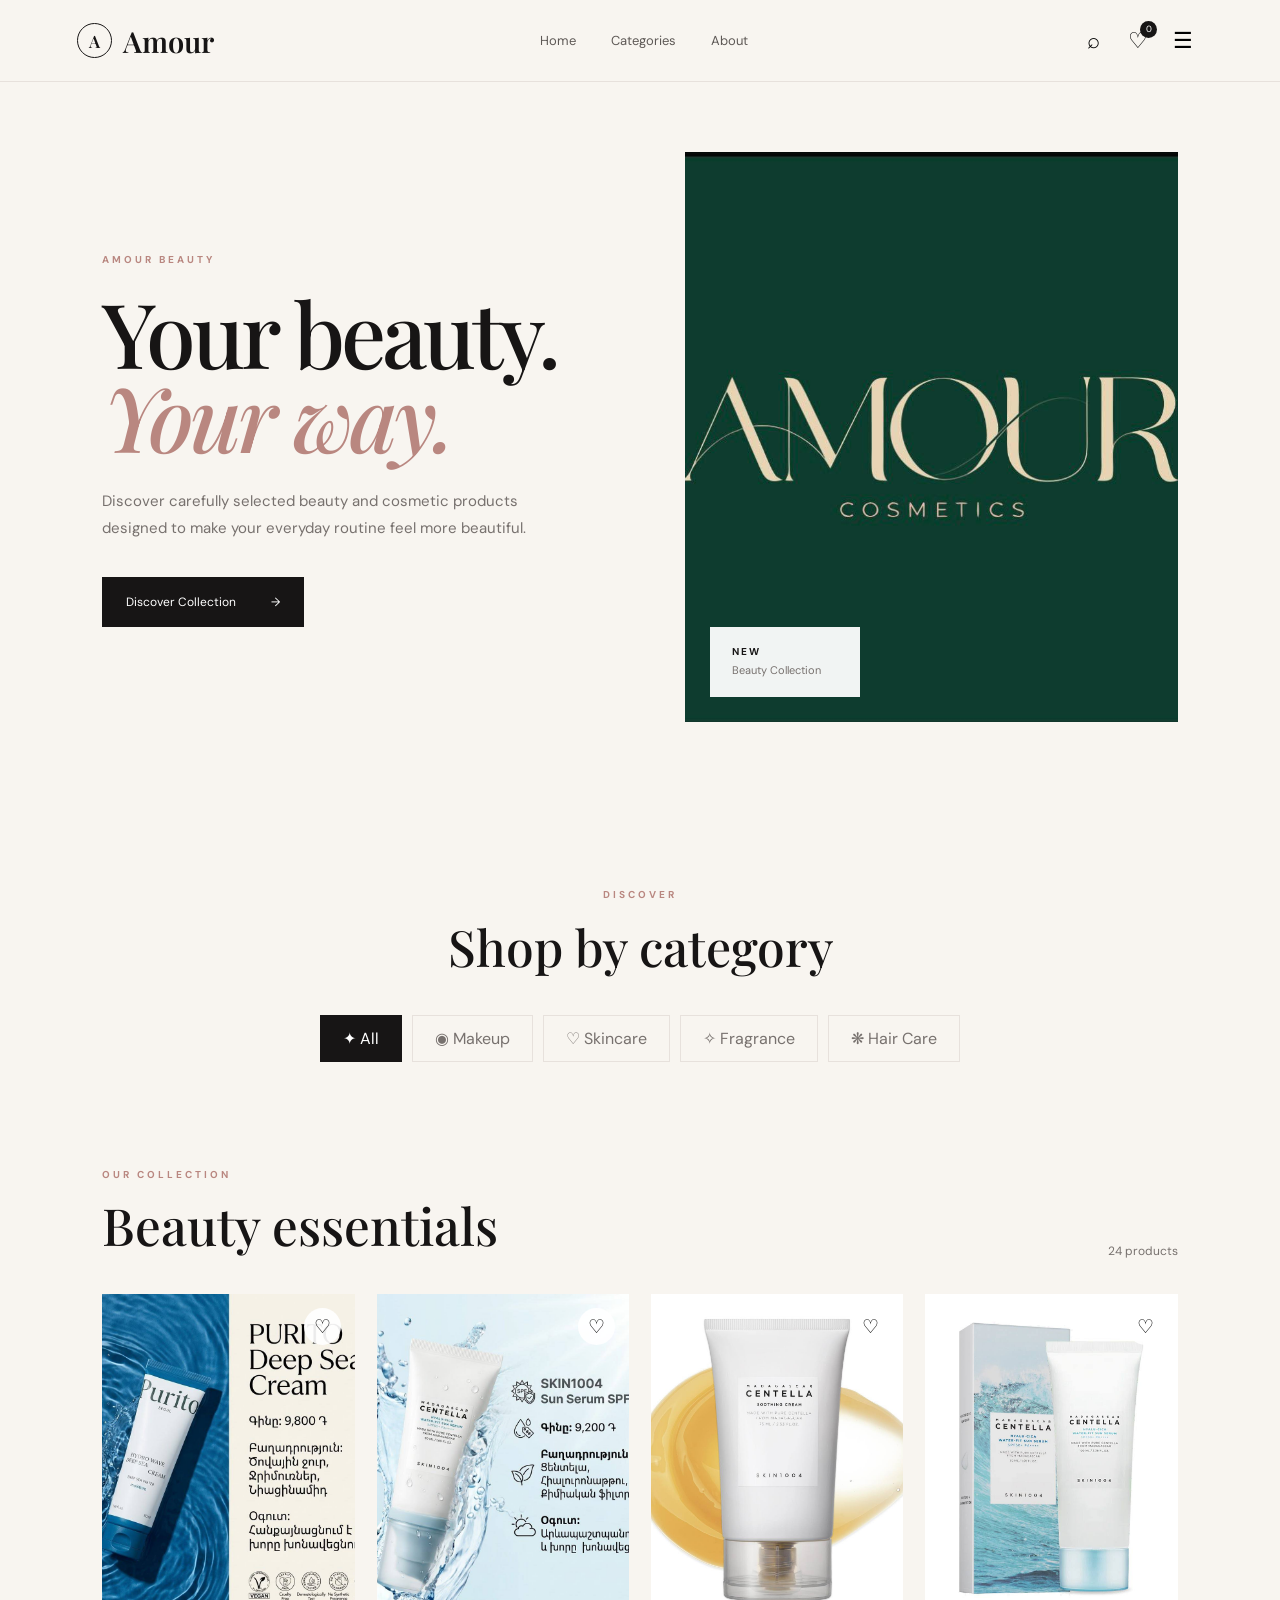
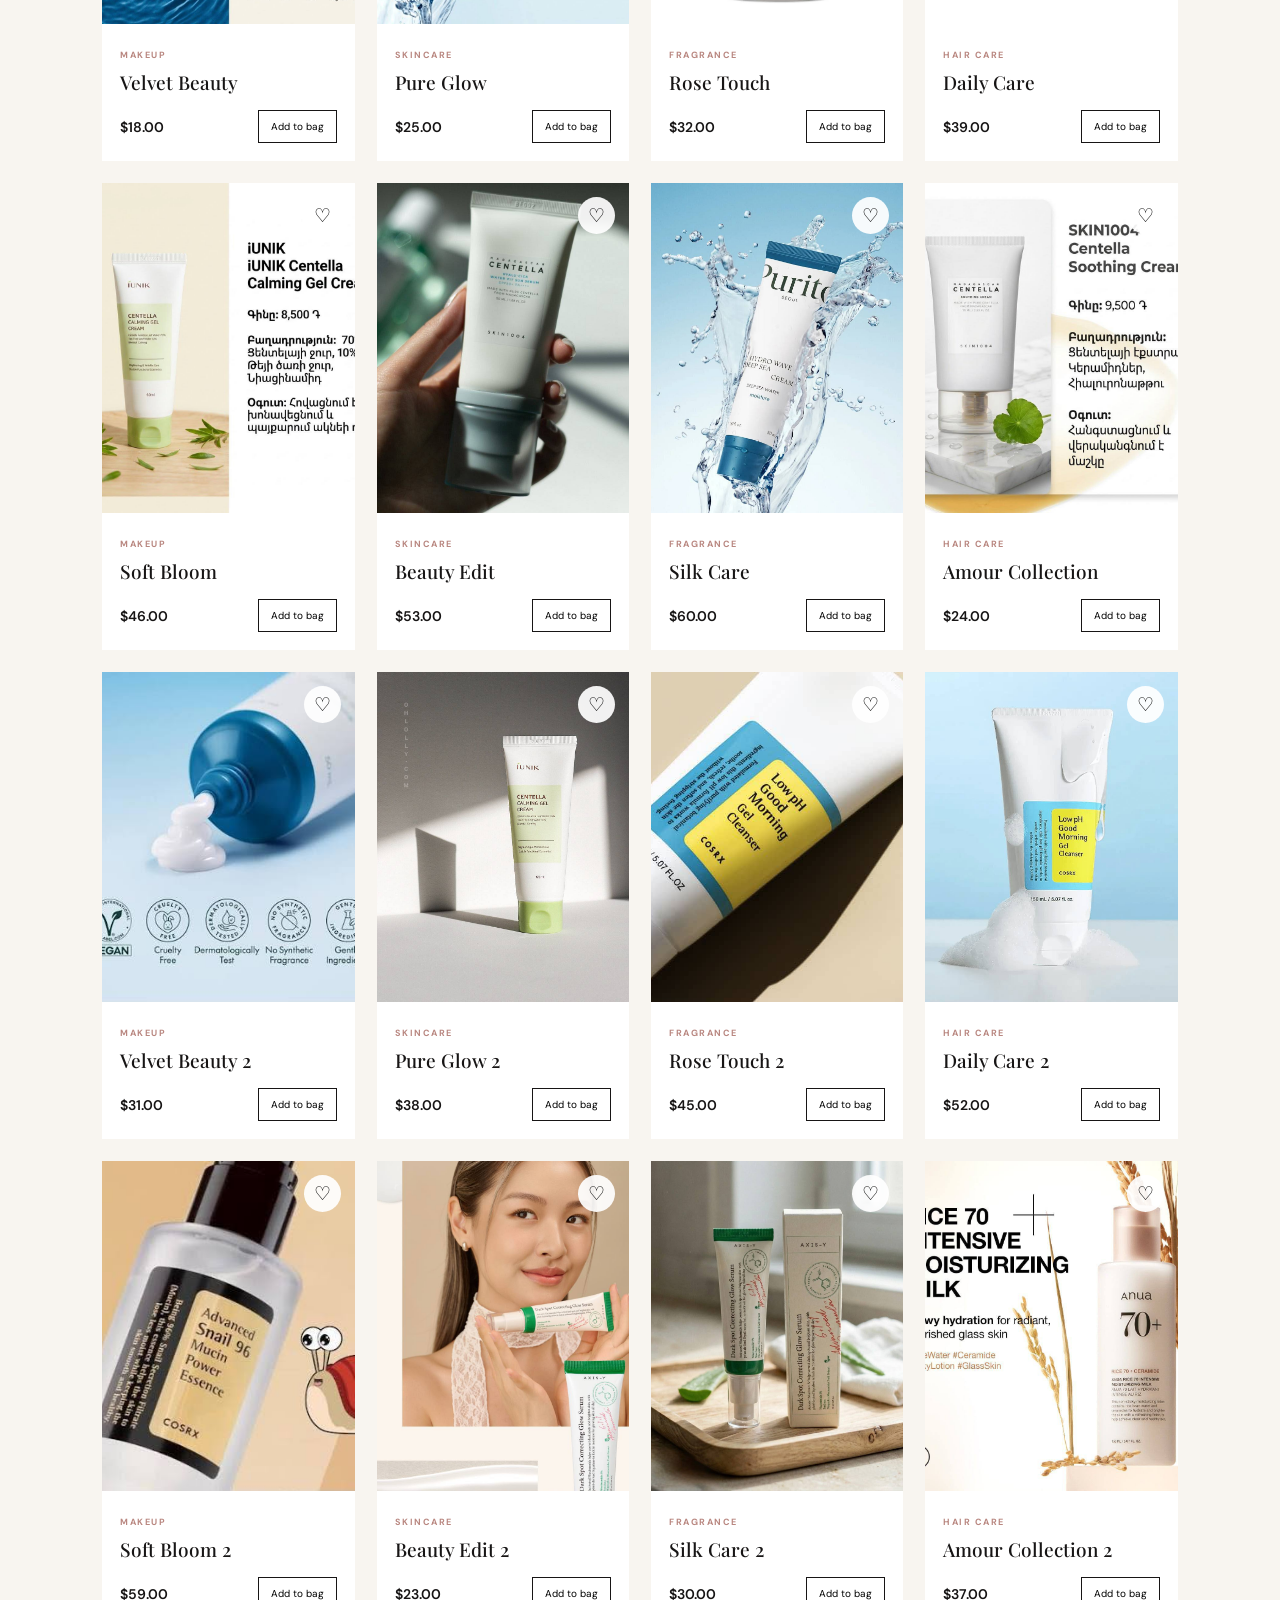
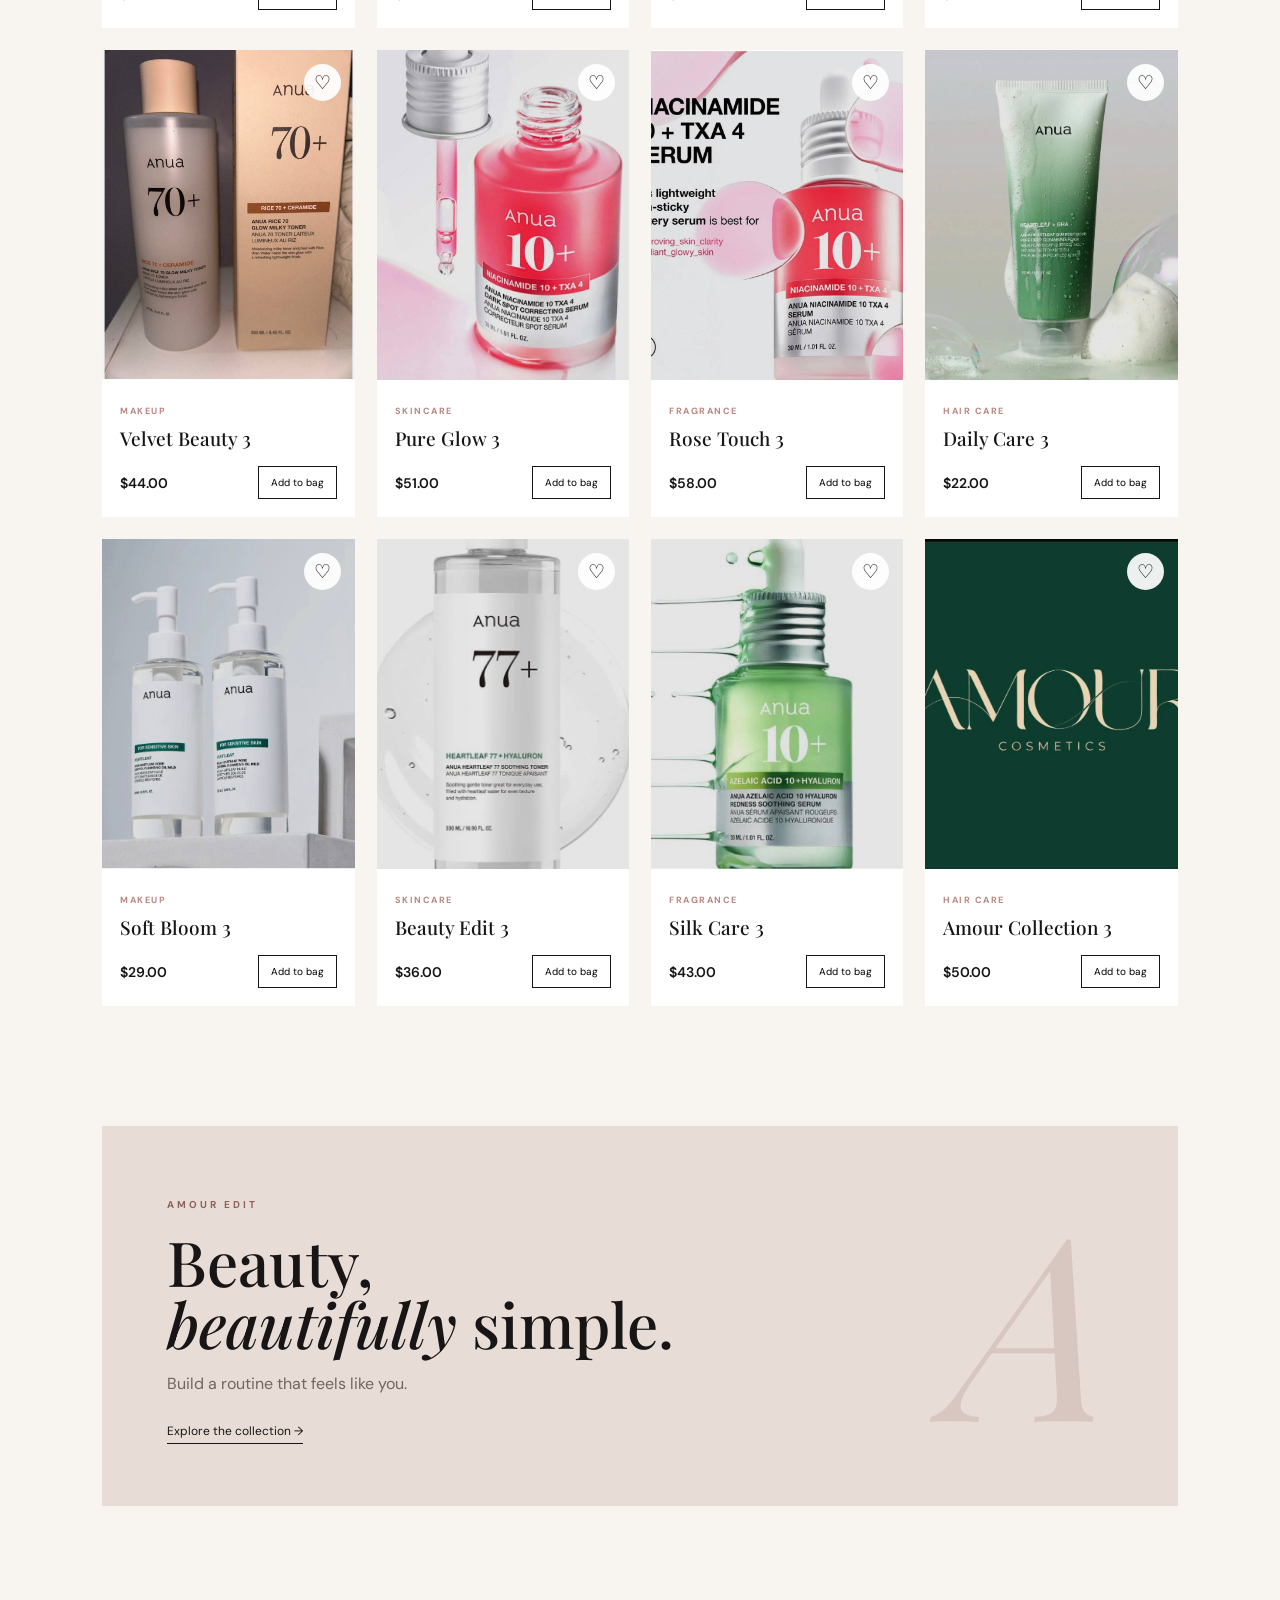
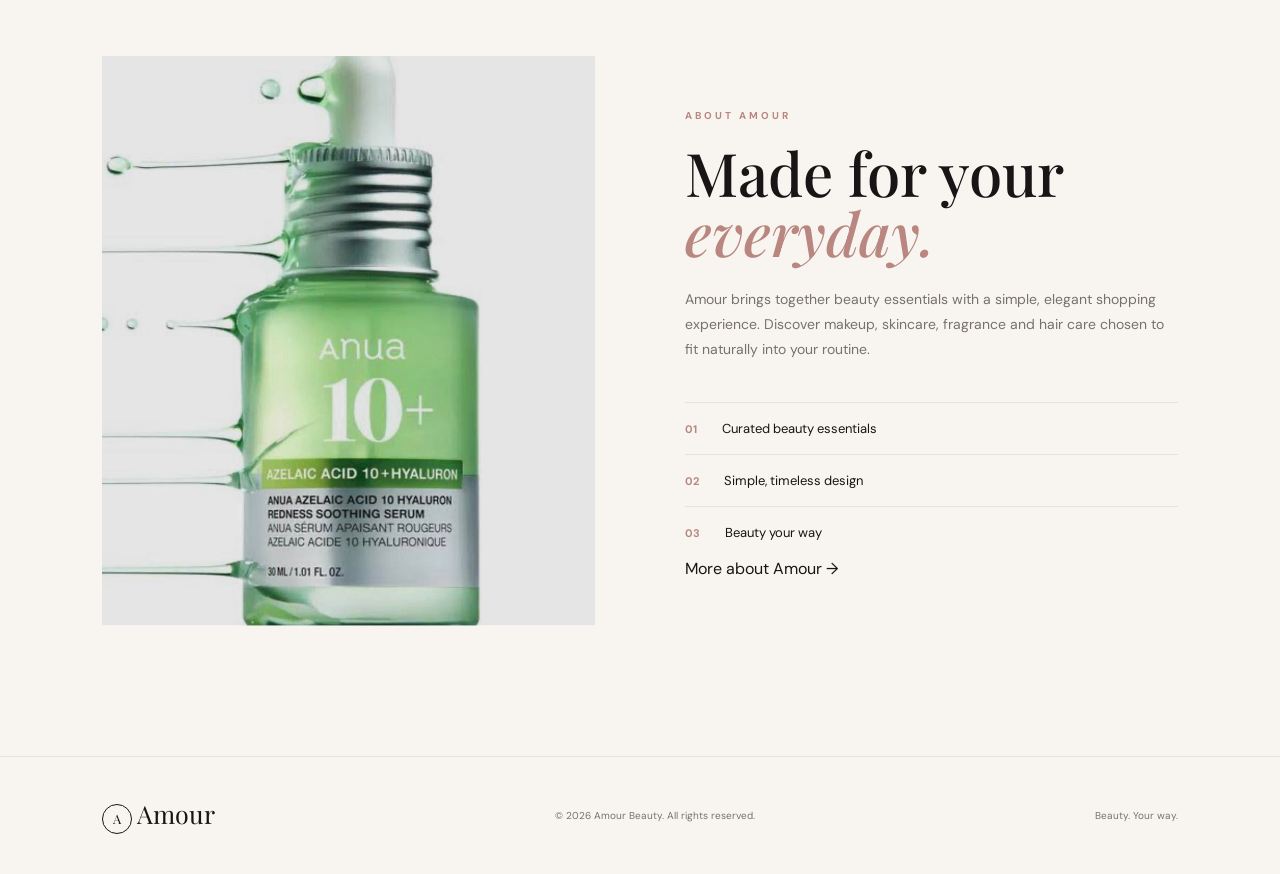
<file: index.html>
<!DOCTYPE html>
<html lang="en">
<head>
<meta charset="UTF-8">
<meta name="viewport" content="width=device-width, initial-scale=1.0">
<meta name="description" content="Amour Beauty — carefully selected beauty and cosmetic products.">
<title>Amour — Beauty & Cosmetics</title>
<link rel="preconnect" href="https://fonts.googleapis.com">
<link rel="preconnect" href="https://fonts.gstatic.com" crossorigin>
<link href="https://fonts.googleapis.com/css2?family=DM+Sans:wght@400;500;600;700&family=Playfair+Display:ital,wght@0,500;0,600;0,700;1,500;1,600&display=swap" rel="stylesheet">
<link rel="stylesheet" href="style.css?v=8">
</head>
<body>
<header class="header">
  <a class="logo" href="#home" aria-label="Amour home"><span class="logo-mark">A</span><span>Amour</span></a>
  <nav class="nav" id="nav" aria-label="Main navigation">
    <a href="#home">Home</a>
    <a href="#categories">Categories</a>
    <a href="about.html">About</a>
  </nav>
  <div class="header-actions">
    <button id="searchBtn" aria-label="Search" type="button">⌕</button>
    <button id="cartBtn" class="cart-button" aria-label="Open bag" type="button">♡<span id="cartCount">0</span></button>
    <button id="menuBtn" class="menu-btn" aria-label="Open menu" type="button">☰</button>
  </div>
</header>

<main>
<section class="hero" id="home">
  <div class="hero-text">
    <span class="eyebrow">AMOUR BEAUTY</span>
    <h1>Your beauty.<em>Your way.</em></h1>
    <p>Discover carefully selected beauty and cosmetic products designed to make your everyday routine feel more beautiful.</p>
    <a class="hero-btn" href="#products-section">Discover Collection <span>→</span></a>
  </div>
  <div class="hero-image">
    <img src="photo_2026-08-24_14-49-03.jpg" alt="Amour Beauty collection" onerror="this.style.display='none';this.parentElement.classList.add('image-missing')">
    <div class="hero-badge"><strong>NEW</strong><span>Beauty Collection</span></div>
  </div>
</section>

<section class="categories" id="categories">
  <div class="section-title"><span>DISCOVER</span><h2>Shop by category</h2></div>
  <div class="category-list">
    <button class="category active" data-category="all" type="button">✦ All</button>
    <button class="category" data-category="makeup" type="button">◉ Makeup</button>
    <button class="category" data-category="skincare" type="button">♡ Skincare</button>
    <button class="category" data-category="fragrance" type="button">✧ Fragrance</button>
    <button class="category" data-category="hair" type="button">❋ Hair Care</button>
  </div>
</section>

<section class="shop" id="products-section">
  <div class="shop-heading">
    <div><span class="section-label">OUR COLLECTION</span><h2>Beauty essentials</h2></div>
    <div class="product-count"><span id="productCount">24</span> products</div>
  </div>
  <div class="products" id="products" aria-live="polite"></div>
</section>

<section class="promo">
  <div><span>AMOUR EDIT</span><h2>Beauty,<br><em>beautifully</em> simple.</h2><p>Build a routine that feels like you.</p><a href="#products-section">Explore the collection →</a></div>
  <div class="promo-symbol">A</div>
</section>

<section class="about" id="about">
  <div class="about-image"><img src="photo_2026-08-24_14-43-19 (2).jpg" alt="Amour beauty products" loading="lazy"></div>
  <div class="about-text">
    <span class="section-label">ABOUT AMOUR</span>
    <h2>Made for your <em>everyday.</em></h2>
    <p>Amour brings together beauty essentials with a simple, elegant shopping experience. Discover makeup, skincare, fragrance and hair care chosen to fit naturally into your routine.</p>
    <div class="about-items">
      <div><strong>01</strong><span>Curated beauty essentials</span></div>
      <div><strong>02</strong><span>Simple, timeless design</span></div>
      <div><strong>03</strong><span>Beauty your way</span></div>
    </div>
    <a class="about-link" href="about.html">More about Amour →</a>
  </div>
</section>
</main>

<footer><div class="footer-logo"><span>A</span> Amour</div><small>© <span id="year"></span> Amour Beauty. All rights reserved.</small><small>Beauty. Your way.</small></footer>

<div class="cart-overlay" id="cartOverlay" aria-hidden="true">
  <aside class="cart" role="dialog" aria-modal="true" aria-label="Shopping bag">
    <div class="cart-header"><h2>Your bag</h2><button id="closeCart" type="button" aria-label="Close bag">×</button></div>
    <div class="cart-items" id="cartItems"></div>
    <div class="cart-footer"><div><span>Total</span><strong id="cartTotal">$0.00</strong></div><button class="checkout" type="button" id="checkoutBtn">Checkout</button></div>
  </aside>
</div>

<div class="search-box" id="searchBox" aria-hidden="true">
  <div class="search-inner"><button id="closeSearch" type="button" aria-label="Close search">×</button><input id="searchInput" type="search" placeholder="Search beauty..." autocomplete="off" aria-label="Search products"></div>
</div>
<script src="script.js?v=8"></script>
</body>
</html>
</file>
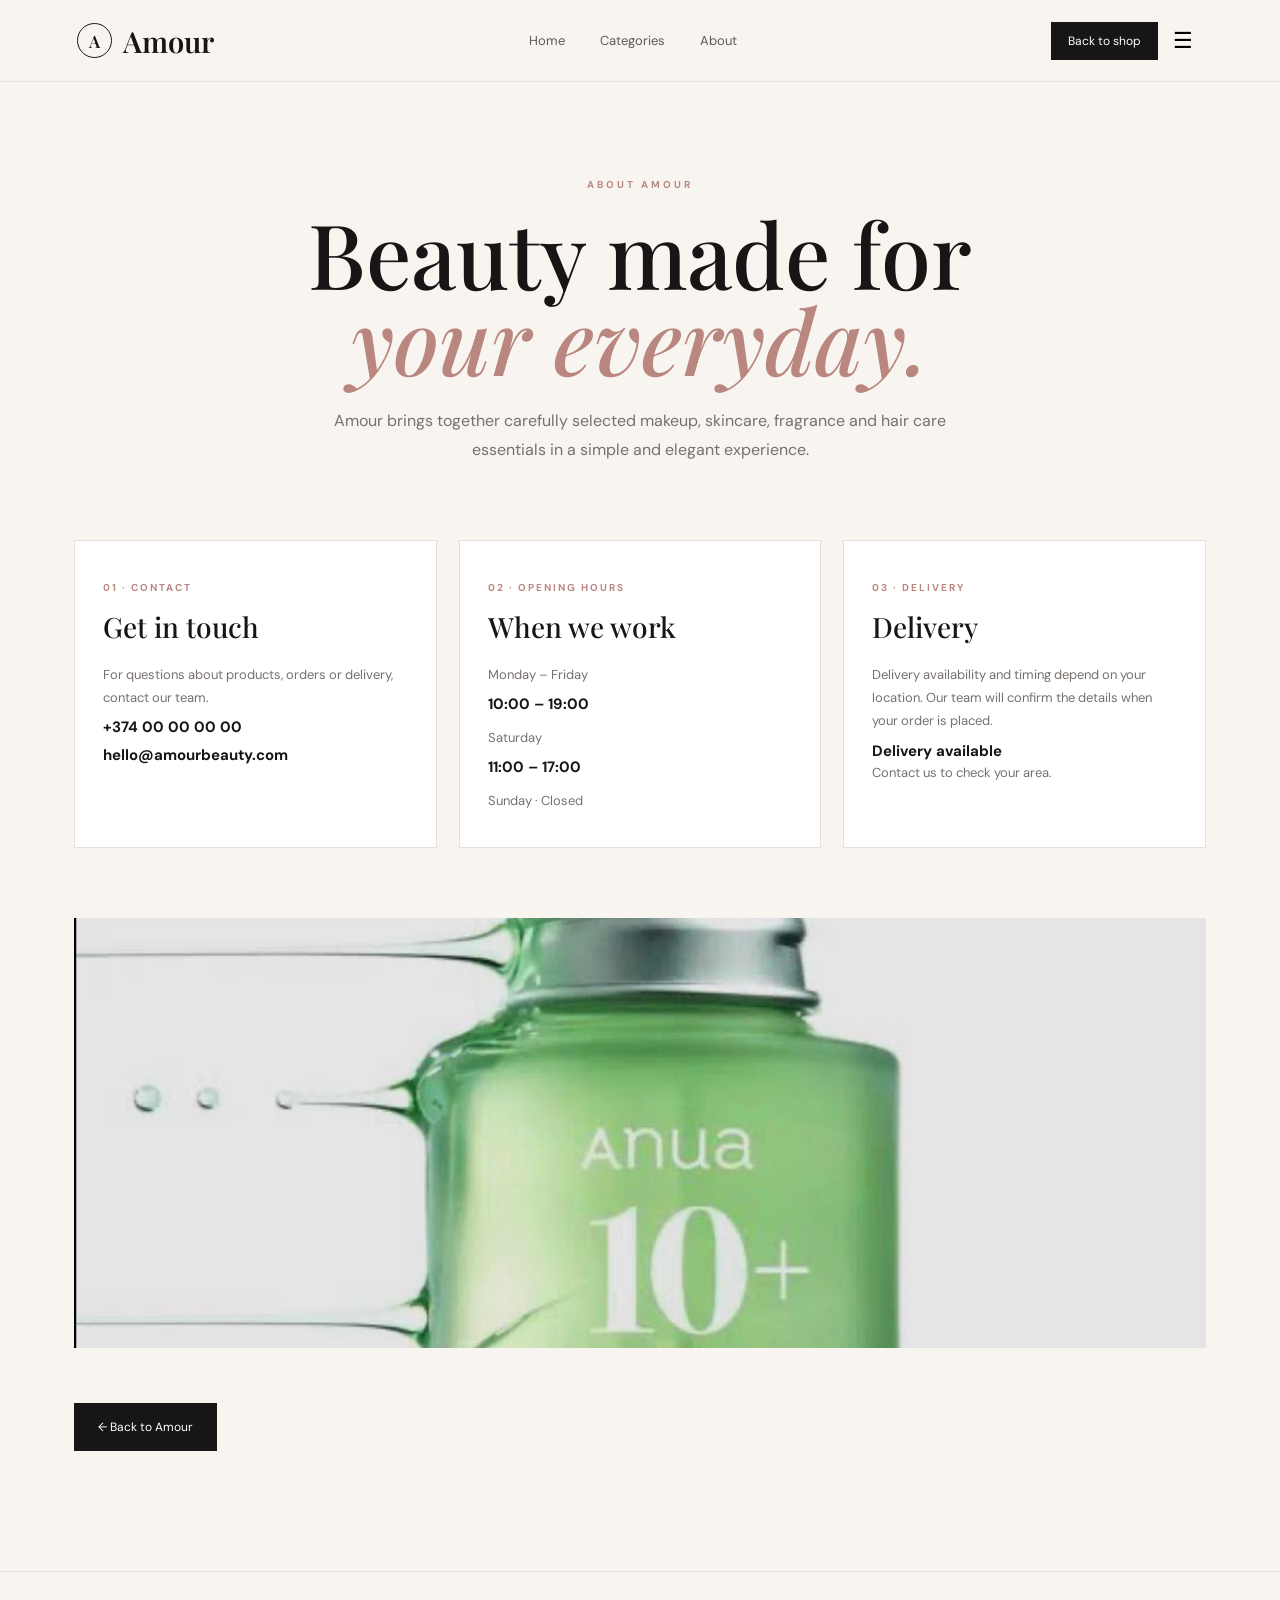
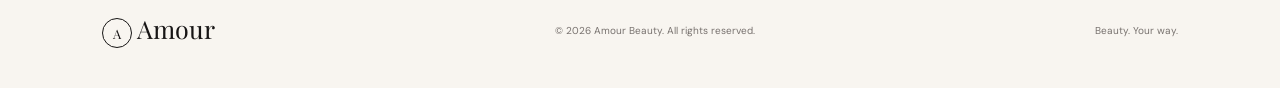
<file: about.html>
<!DOCTYPE html>
<html lang="en">
<head>
<meta charset="UTF-8">
<meta name="viewport" content="width=device-width, initial-scale=1.0">
<meta name="description" content="About Amour Beauty — contact, opening hours and delivery information.">
<title>About — Amour Beauty</title>
<link rel="preconnect" href="https://fonts.googleapis.com">
<link rel="preconnect" href="https://fonts.gstatic.com" crossorigin>
<link href="https://fonts.googleapis.com/css2?family=DM+Sans:wght@400;500;600;700&family=Playfair+Display:ital,wght@0,500;0,600;0,700;1,500;1,600&display=swap" rel="stylesheet">
<link rel="stylesheet" href="style.css?v=7">
<style>
.about-page{max-width:1180px;margin:0 auto;padding:90px 24px 120px}.about-hero{text-align:center;max-width:760px;margin:0 auto 75px}.about-hero h1{font-family:"Playfair Display",serif;font-size:clamp(55px,8vw,90px);font-weight:500;line-height:.95;margin:18px 0 25px}.about-hero h1 em{color:var(--rose)}.about-hero p{color:var(--gray);line-height:1.8;max-width:650px;margin:auto}.info-grid{display:grid;grid-template-columns:repeat(3,1fr);gap:22px}.info-card{background:#fff;padding:34px 28px;min-height:220px;border:1px solid var(--line)}.info-card .number{color:var(--rose);font-size:10px;font-weight:700;letter-spacing:2px}.info-card h2{font-family:"Playfair Display",serif;font-size:28px;font-weight:500;margin:12px 0 18px}.info-card p{color:var(--gray);font-size:13px;line-height:1.8}.info-card strong{display:block;color:var(--black);font-size:15px;margin-top:8px}.back-home{display:inline-flex;margin-top:55px;background:var(--black);color:#fff;padding:16px 24px;font-size:12px}.about-photo{margin-top:70px;height:430px;overflow:hidden;background:var(--soft)}.about-photo img{width:100%;height:100%;object-fit:cover;display:block}@media(max-width:800px){.about-page{padding:60px 20px 80px}.info-grid{grid-template-columns:1fr}.about-photo{height:90vw;max-height:500px}}
</style>
</head>
<body>
<header class="header">
  <a class="logo" href="index.html" aria-label="Amour home"><span class="logo-mark">A</span><span>Amour</span></a>
  <nav class="nav" id="nav" aria-label="Main navigation">
    <a href="index.html">Home</a><a href="index.html#categories">Categories</a><a href="about.html">About</a>
  </nav>
  <div class="header-actions"><a class="hero-btn" href="index.html" style="padding:11px 17px">Back to shop</a><button id="menuBtn" class="menu-btn" aria-label="Open menu" type="button">☰</button></div>
</header>

<main class="about-page">
  <section class="about-hero">
    <span class="section-label">ABOUT AMOUR</span>
    <h1>Beauty made for <em>your everyday.</em></h1>
    <p>Amour brings together carefully selected makeup, skincare, fragrance and hair care essentials in a simple and elegant experience.</p>
  </section>

  <section class="info-grid" aria-label="Amour information">
    <article class="info-card"><span class="number">01 · CONTACT</span><h2>Get in touch</h2><p>For questions about products, orders or delivery, contact our team.</p><strong>+374 00 00 00 00</strong><strong>hello@amourbeauty.com</strong></article>
    <article class="info-card"><span class="number">02 · OPENING HOURS</span><h2>When we work</h2><p>Monday – Friday</p><strong>10:00 – 19:00</strong><p style="margin-top:12px">Saturday</p><strong>11:00 – 17:00</strong><p style="margin-top:12px">Sunday · Closed</p></article>
    <article class="info-card"><span class="number">03 · DELIVERY</span><h2>Delivery</h2><p>Delivery availability and timing depend on your location. Our team will confirm the details when your order is placed.</p><strong>Delivery available</strong><p>Contact us to check your area.</p></article>
  </section>

  <div class="about-photo"><img src="photo_2026-08-24_14-43-19 (2).jpg" alt="Amour beauty collection"></div>
  <a class="back-home" href="index.html">← Back to Amour</a>
</main>

<footer><div class="footer-logo"><span>A</span> Amour</div><small>© <span id="year"></span> Amour Beauty. All rights reserved.</small><small>Beauty. Your way.</small></footer>
<script>document.getElementById('year').textContent=new Date().getFullYear();document.getElementById('menuBtn')?.addEventListener('click',()=>document.getElementById('nav')?.classList.toggle('show'));</script>
</body>
</html>
</file>
<file: style.css>
@import url('https://fonts.googleapis.com/css2?family=DM+Sans:wght@400;500;600;700&family=Playfair+Display:ital,wght@0,500;0,600;0,700;1,500;1,600&display=swap');

:root {
  --cream:#f8f5f0;
  --white:#fff;
  --black:#171515;
  --gray:#77716e;
  --line:#e7e1dc;
  --rose:#b98780;
  --dark-rose:#8d625c;
  --soft:#eee8e3;
  --shadow:0 18px 45px rgba(23,21,21,.08);
}

*{margin:0;padding:0;box-sizing:border-box}
html{scroll-behavior:smooth;scroll-padding-top:82px}
body{background:var(--cream);color:var(--black);font-family:"DM Sans",sans-serif;overflow-x:hidden;-webkit-font-smoothing:antialiased}
img{max-width:100%}
button,input{font:inherit}
button{cursor:pointer}
a{text-decoration:none;color:inherit}

/* HEADER */
.header{height:82px;padding:0 clamp(20px,6vw,90px);display:flex;align-items:center;justify-content:space-between;gap:25px;position:sticky;top:0;z-index:1000;background:rgba(248,245,240,.96);backdrop-filter:blur(16px);border-bottom:1px solid var(--line)}
.logo{display:flex;align-items:center;gap:11px;font-family:"Playfair Display",serif;font-size:29px;font-weight:600;flex-shrink:0}
.logo-mark{width:35px;height:35px;border:1px solid var(--black);border-radius:50%;display:flex;align-items:center;justify-content:center;font-size:17px}
.nav{display:flex;align-items:center;justify-content:center;gap:clamp(18px,3vw,35px)}
.nav a{font-size:13px;color:#5e5956;transition:.25s}
.nav a:hover{color:var(--black)}
.header-actions{display:flex;align-items:center;gap:5px;flex-shrink:0}
.header-actions button{width:40px;height:40px;border:0;background:transparent;font-size:22px;display:flex;align-items:center;justify-content:center}
.cart-button{position:relative}
#cartCount{position:absolute;right:1px;top:0;width:17px;height:17px;border-radius:50%;background:var(--black);color:#fff;font-size:9px;display:flex;align-items:center;justify-content:center}
.menu-btn{display:none}

/* HERO */
.hero{min-height:680px;padding:70px clamp(20px,8vw,120px);display:grid;grid-template-columns:minmax(0,1fr) minmax(0,1fr);gap:clamp(35px,7vw,90px);align-items:center}
.hero-text{max-width:600px}
.eyebrow,.section-label,.section-title>span{font-size:10px;letter-spacing:3px;font-weight:700;color:var(--rose)}
.hero h1{font-family:"Playfair Display",serif;font-size:clamp(58px,7vw,105px);line-height:.94;font-weight:500;margin:22px 0 30px;letter-spacing:-4px}
.hero h1 em{display:block;color:var(--rose);font-weight:500}
.hero-text p{color:var(--gray);line-height:1.8;max-width:480px;font-size:15px;margin-bottom:35px}
.hero-btn{display:inline-flex;align-items:center;justify-content:space-between;gap:35px;padding:17px 24px;background:var(--black);color:#fff;font-size:12px;transition:.3s}
.hero-btn:hover{background:var(--dark-rose);transform:translateY(-3px)}
.hero-image{height:570px;position:relative;overflow:hidden;background:var(--soft)}
.hero-image img{width:100%;height:100%;object-fit:cover;display:block}
.hero-badge{position:absolute;left:25px;bottom:25px;background:rgba(255,255,255,.94);padding:18px 22px;min-width:150px}
.hero-badge strong{display:block;font-size:10px;letter-spacing:2px}.hero-badge span{color:var(--gray);font-size:11px}

/* CATEGORIES */
.categories{padding:90px clamp(20px,8vw,120px) 50px;text-align:center}
.section-title h2{font-family:"Playfair Display",serif;font-size:clamp(38px,4vw,50px);font-weight:500;margin-top:10px}
.category-list{display:flex;justify-content:center;flex-wrap:wrap;gap:10px;margin-top:35px}
.category{border:1px solid var(--line);background:transparent;padding:12px 22px;color:var(--gray);transition:.25s;border-radius:0}
.category span{margin-right:7px}.category:hover,.category.active{background:var(--black);color:#fff;border-color:var(--black)}

/* SHOP */
.shop{padding:50px clamp(20px,8vw,120px) 120px}
.shop-heading{display:flex;justify-content:space-between;align-items:flex-end;gap:20px;margin-bottom:35px}
.shop-heading h2{font-family:"Playfair Display",serif;font-size:clamp(40px,4vw,52px);font-weight:500;margin-top:8px}
.product-count{color:var(--gray);font-size:12px;white-space:nowrap}
.products{display:grid;grid-template-columns:repeat(4,minmax(0,1fr));gap:22px}
.product{background:#fff;position:relative;transition:.3s;min-width:0;box-shadow:0 0 0 transparent}
.product:hover{transform:translateY(-6px);box-shadow:var(--shadow)}
.product-image{height:330px;background:var(--soft);position:relative;overflow:hidden}
.product-image img{width:100%;height:100%;object-fit:cover;display:block;transition:.5s}
.product:hover .product-image img{transform:scale(1.05)}
.wishlist{position:absolute;top:14px;right:14px;width:37px;height:37px;border:0;border-radius:50%;background:rgba(255,255,255,.92);font-size:19px;z-index:2;display:flex;align-items:center;justify-content:center}
.wishlist:hover{transform:scale(1.05)}
.product-info{padding:18px}.product-category{color:var(--rose);text-transform:uppercase;font-size:9px;letter-spacing:1.5px;font-weight:700}
.product-name{font-family:"Playfair Display",serif;font-size:19px;font-weight:500;margin:6px 0;min-height:24px}
.product-bottom{display:flex;align-items:center;justify-content:space-between;gap:10px;margin-top:15px}.price{font-weight:600;font-size:14px;white-space:nowrap}
.add-cart{border:1px solid var(--black);background:transparent;padding:9px 12px;font-size:10px;transition:.25s;white-space:nowrap}.add-cart:hover{background:var(--black);color:#fff}

/* PROMO */
.promo{margin:0 clamp(20px,8vw,120px) 120px;min-height:380px;background:#e8ddd6;padding:65px;display:flex;align-items:center;justify-content:space-between;gap:30px;overflow:hidden}
.promo span{font-size:10px;letter-spacing:3px;font-weight:700;color:var(--dark-rose)}
.promo h2{font-family:"Playfair Display",serif;font-size:clamp(45px,5vw,62px);line-height:1;font-weight:500;margin:18px 0}.promo p{color:#706662;margin-bottom:25px}.promo a{font-size:12px;border-bottom:1px solid;padding-bottom:4px}
.promo-symbol{font-family:"Playfair Display",serif;font-size:clamp(160px,20vw,300px);font-style:italic;color:rgba(141,98,92,.18);line-height:.8;flex-shrink:0}

/* ABOUT */
.about{padding:30px clamp(20px,8vw,120px) 130px;display:grid;grid-template-columns:minmax(0,1fr) minmax(0,1fr);gap:clamp(40px,7vw,90px);align-items:center}
.about-image{height:570px;overflow:hidden;background:var(--soft)}.about-image img{width:100%;height:100%;object-fit:cover;display:block}
.about-text{max-width:560px}.about-text h2{font-family:"Playfair Display",serif;font-size:clamp(45px,5vw,60px);line-height:1;font-weight:500;margin:18px 0 25px}.about-text h2 em{color:var(--rose)}
.about-text>p{color:var(--gray);line-height:1.8;font-size:14px}.about-items{margin-top:40px}.about-items div{display:flex;gap:25px;align-items:center;border-top:1px solid var(--line);padding:17px 0}.about-items strong{color:var(--rose);font-size:11px;flex-shrink:0}.about-items span{font-size:13px}

/* CART */
.cart-overlay{position:fixed;inset:0;background:rgba(0,0,0,.45);z-index:2000;opacity:0;visibility:hidden;transition:.3s}.cart-overlay.show{opacity:1;visibility:visible}
.cart{width:420px;max-width:100%;height:100%;background:var(--cream);margin-left:auto;padding:30px;display:flex;flex-direction:column;transform:translateX(100%);transition:.35s}.cart-overlay.show .cart{transform:translateX(0)}
.cart-header{display:flex;justify-content:space-between;align-items:center;border-bottom:1px solid var(--line);padding-bottom:20px}.cart-header h2{font-family:"Playfair Display",serif;font-size:30px;font-weight:500}.cart-header button{border:0;background:none;font-size:28px;width:36px;height:36px}
.cart-items{flex:1;overflow-y:auto;padding:20px 0}.empty-cart{text-align:center;color:var(--gray);margin-top:50px}.cart-item{display:grid;grid-template-columns:70px minmax(0,1fr) auto;gap:12px;align-items:center;margin-bottom:18px}.cart-item img{width:70px;height:75px;object-fit:cover}.cart-item h4{font-family:"Playfair Display",serif;font-weight:500}.cart-item p{color:var(--gray);font-size:11px;margin-top:5px}.remove-item{border:0;background:none;color:var(--gray);font-size:20px}.cart-footer{border-top:1px solid var(--line);padding-top:20px}.cart-footer>div{display:flex;justify-content:space-between;margin-bottom:20px}.checkout{width:100%;border:0;background:var(--black);color:#fff;padding:17px;transition:.25s}.checkout:hover{background:var(--dark-rose)}

/* SEARCH */
.search-box{position:fixed;inset:0;z-index:3000;background:rgba(248,245,240,.98);opacity:0;visibility:hidden;transition:.3s}.search-box.show{opacity:1;visibility:visible}
.search-inner{max-width:900px;margin:150px auto;padding:0 25px;display:flex;align-items:center;border-bottom:1px solid var(--black)}.search-inner button{border:0;background:none;font-size:30px;margin-right:20px}.search-inner input{border:0;outline:0;background:transparent;width:100%;font-family:"Playfair Display",serif;font-size:40px;color:var(--black)}

/* FOOTER */
footer{border-top:1px solid var(--line);padding:40px clamp(20px,8vw,120px);display:flex;align-items:center;justify-content:space-between;gap:20px;color:var(--gray)}
.footer-logo{font-family:"Playfair Display",serif;font-size:25px;color:var(--black)}.footer-logo span{border:1px solid;border-radius:50%;width:30px;height:30px;display:inline-flex;align-items:center;justify-content:center;font-size:13px}footer small{font-size:10px}

/* TABLET */
@media (max-width:1100px){
  .hero{gap:40px}.products{grid-template-columns:repeat(3,minmax(0,1fr))}.product-image{height:300px}.promo{padding:50px}.about{gap:50px}
}

/* MOBILE */
@media (max-width:800px){
  .header{height:72px;padding:0 18px}.logo{font-size:24px}.logo-mark{width:32px;height:32px}.menu-btn{display:flex!important}
  .nav{position:absolute;left:0;right:0;top:72px;background:rgba(248,245,240,.98);backdrop-filter:blur(15px);border-bottom:1px solid var(--line);padding:18px 20px;display:flex;flex-direction:column;align-items:flex-start;gap:0;opacity:0;visibility:hidden;transform:translateY(-8px);transition:.25s;box-shadow:0 12px 25px rgba(0,0,0,.06)}
  .nav.show{opacity:1;visibility:visible;transform:translateY(0)}.nav a{width:100%;padding:13px 0;font-size:14px;border-bottom:1px solid var(--line)}.nav a:last-child{border-bottom:0}
  .hero{min-height:auto;padding:45px 20px 65px;grid-template-columns:1fr;gap:35px}.hero h1{font-size:clamp(54px,16vw,78px);letter-spacing:-3px}.hero-text p{font-size:14px}.hero-image{height:min(520px,120vw)}
  .categories{padding:65px 20px 35px}.section-title h2{font-size:38px}.category-list{margin-top:25px}.category{padding:11px 16px;font-size:12px}
  .shop{padding:35px 20px 80px}.shop-heading{align-items:flex-end}.shop-heading h2{font-size:38px}.products{grid-template-columns:repeat(2,minmax(0,1fr));gap:14px}.product-image{height:clamp(210px,52vw,300px)}.product-info{padding:14px}.product-name{font-size:17px}.product-bottom{align-items:flex-end;flex-wrap:wrap}.add-cart{padding:8px 10px}
  .promo{margin:0 20px 80px;min-height:330px;padding:40px 28px;position:relative}.promo-symbol{position:absolute;right:-10px;bottom:0;font-size:190px}.promo p,.promo a{position:relative;z-index:1}.promo h2{font-size:48px}
  .about{padding:10px 20px 85px;grid-template-columns:1fr;gap:35px}.about-image{height:min(500px,120vw)}.about-text h2{font-size:48px}.about-items{margin-top:28px}
  .search-inner{margin:100px 20px 0;padding:0 10px}.search-inner input{font-size:28px}.cart{padding:22px}.cart-item{grid-template-columns:60px minmax(0,1fr) auto}.cart-item img{width:60px;height:65px}
  footer{padding:30px 20px;flex-direction:column;align-items:flex-start}
}

@media (max-width:480px){
  .header-actions{gap:0}.header-actions button{width:36px;height:36px;font-size:20px}.logo{gap:8px}.hero-btn{width:100%}.hero-image{height:110vw;max-height:480px}.category-list{gap:8px}.category{flex:1 1 calc(50% - 8px)}
  .shop-heading{display:block}.product-count{margin-top:10px}.products{gap:10px}.product-image{height:47vw}.product-info{padding:12px}.product-name{font-size:16px}.product-bottom{display:flex;flex-direction:column;align-items:stretch;gap:9px}.add-cart{width:100%}.price{font-size:13px}
  .promo{min-height:310px;padding:34px 22px}.promo h2{font-size:43px}.promo-symbol{font-size:150px}.about-text h2{font-size:43px}.about-items div{gap:15px}.cart{width:100%}
}

@media (prefers-reduced-motion:reduce){*,*::before,*::after{scroll-behavior:auto!important;transition:none!important;animation:none!important}}
</file>
